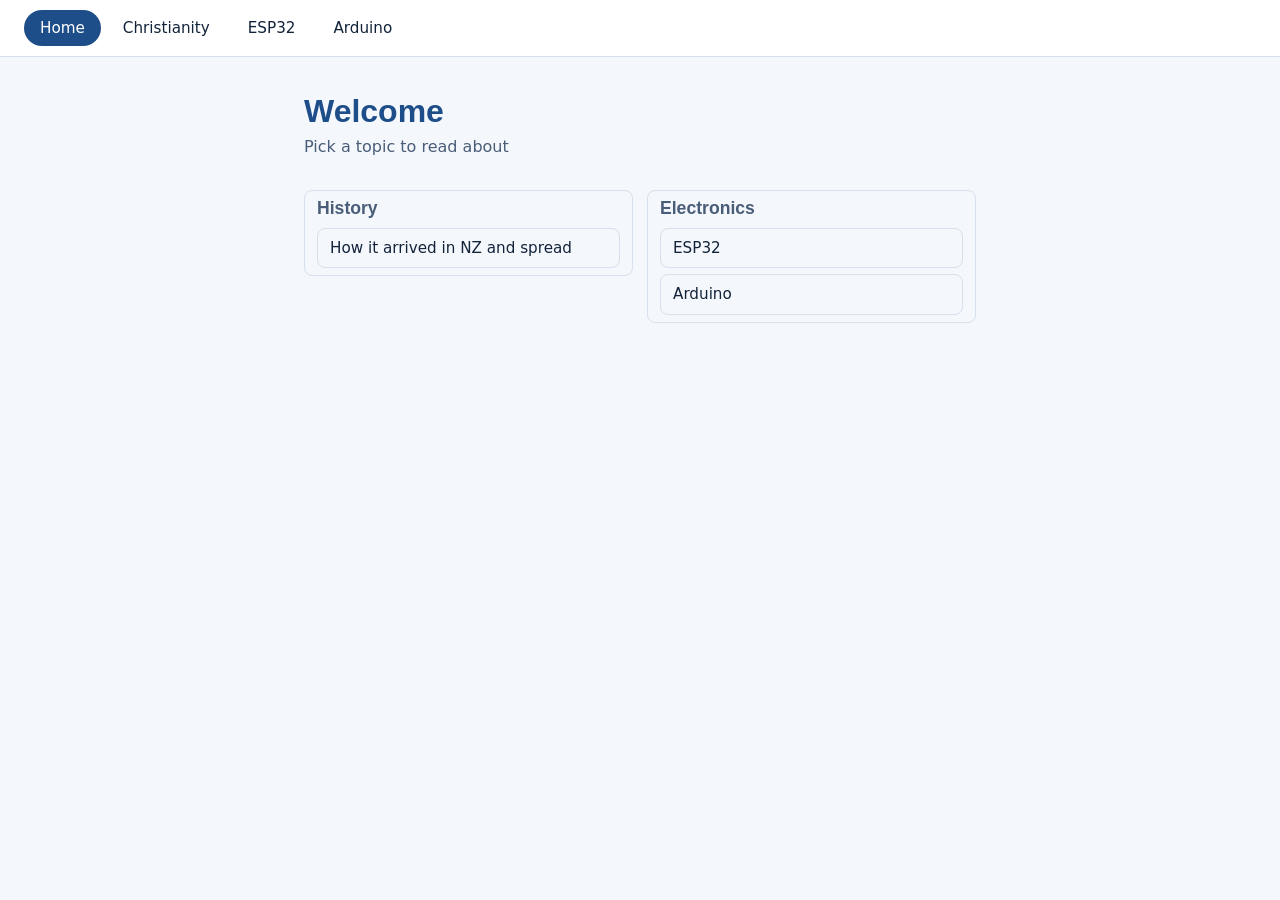
<file: index.html>
<!doctype html>
<html lang="en">
  <head>
    <meta charset="UTF-8" />
    <meta name="viewport" content="width=device-width, initial-scale=1" />
    <title>Exam Central</title>
    <link rel="stylesheet" href="examCentral.css" />
  </head>
  <body>
    <nav class="top" aria-label="Main">
      <a href="index.html" class="this-one" aria-current="page">Home</a>
      <a href="christian.html">Christianity</a>
      <a href="esp32.html">ESP32</a>
      <a href="arduino.html">Arduino</a>
    </nav>

    <main>
      <div class="welcome">
        <h1>Welcome</h1>
        <p>Pick a topic to read about</p>
      </div>

      <div class="topics">
        <div class="card">
          <h2>History</h2>
          <a href="christian.html">How it arrived in NZ and spread</a>
        </div>

        <div class="card">
          <h2>Electronics</h2>
          <a href="esp32.html">ESP32</a>
          <a href="arduino.html">Arduino</a>
        </div>
      </div>
    </main>
  </body>
</html>
</file>
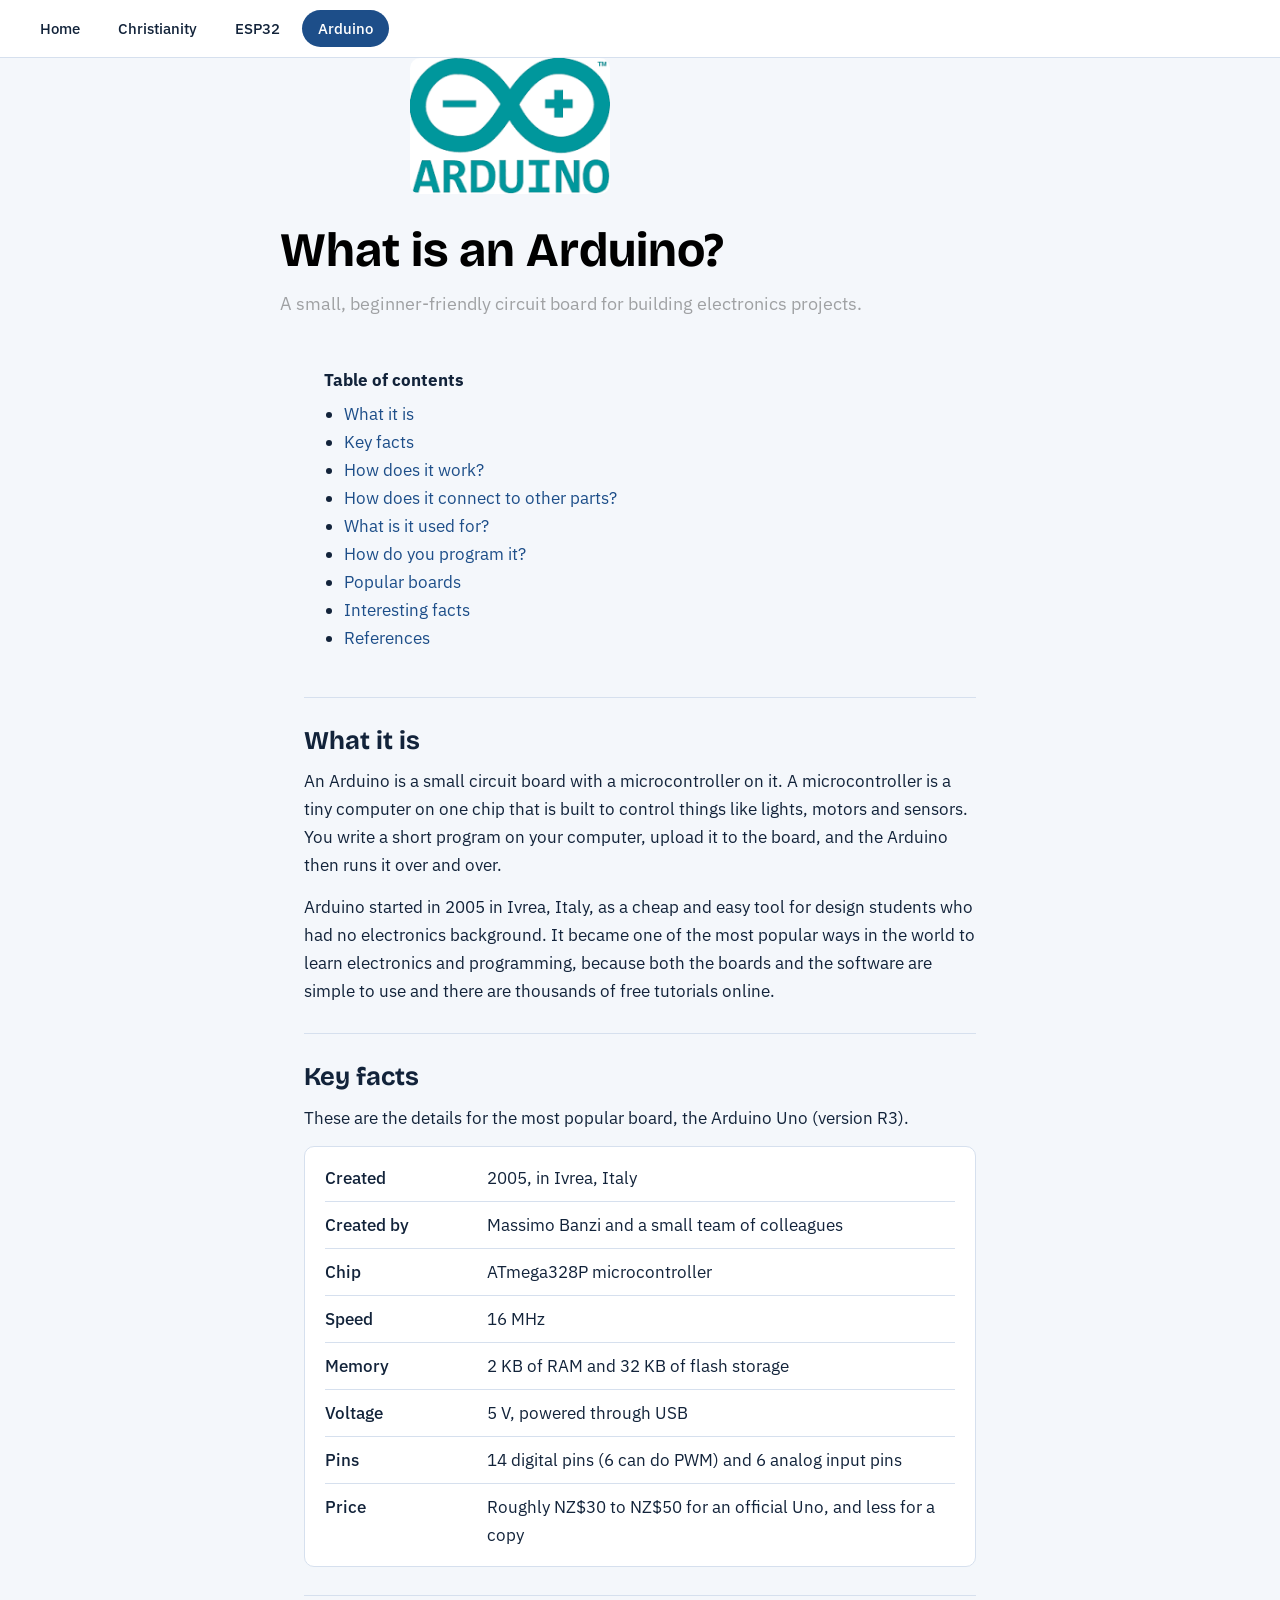
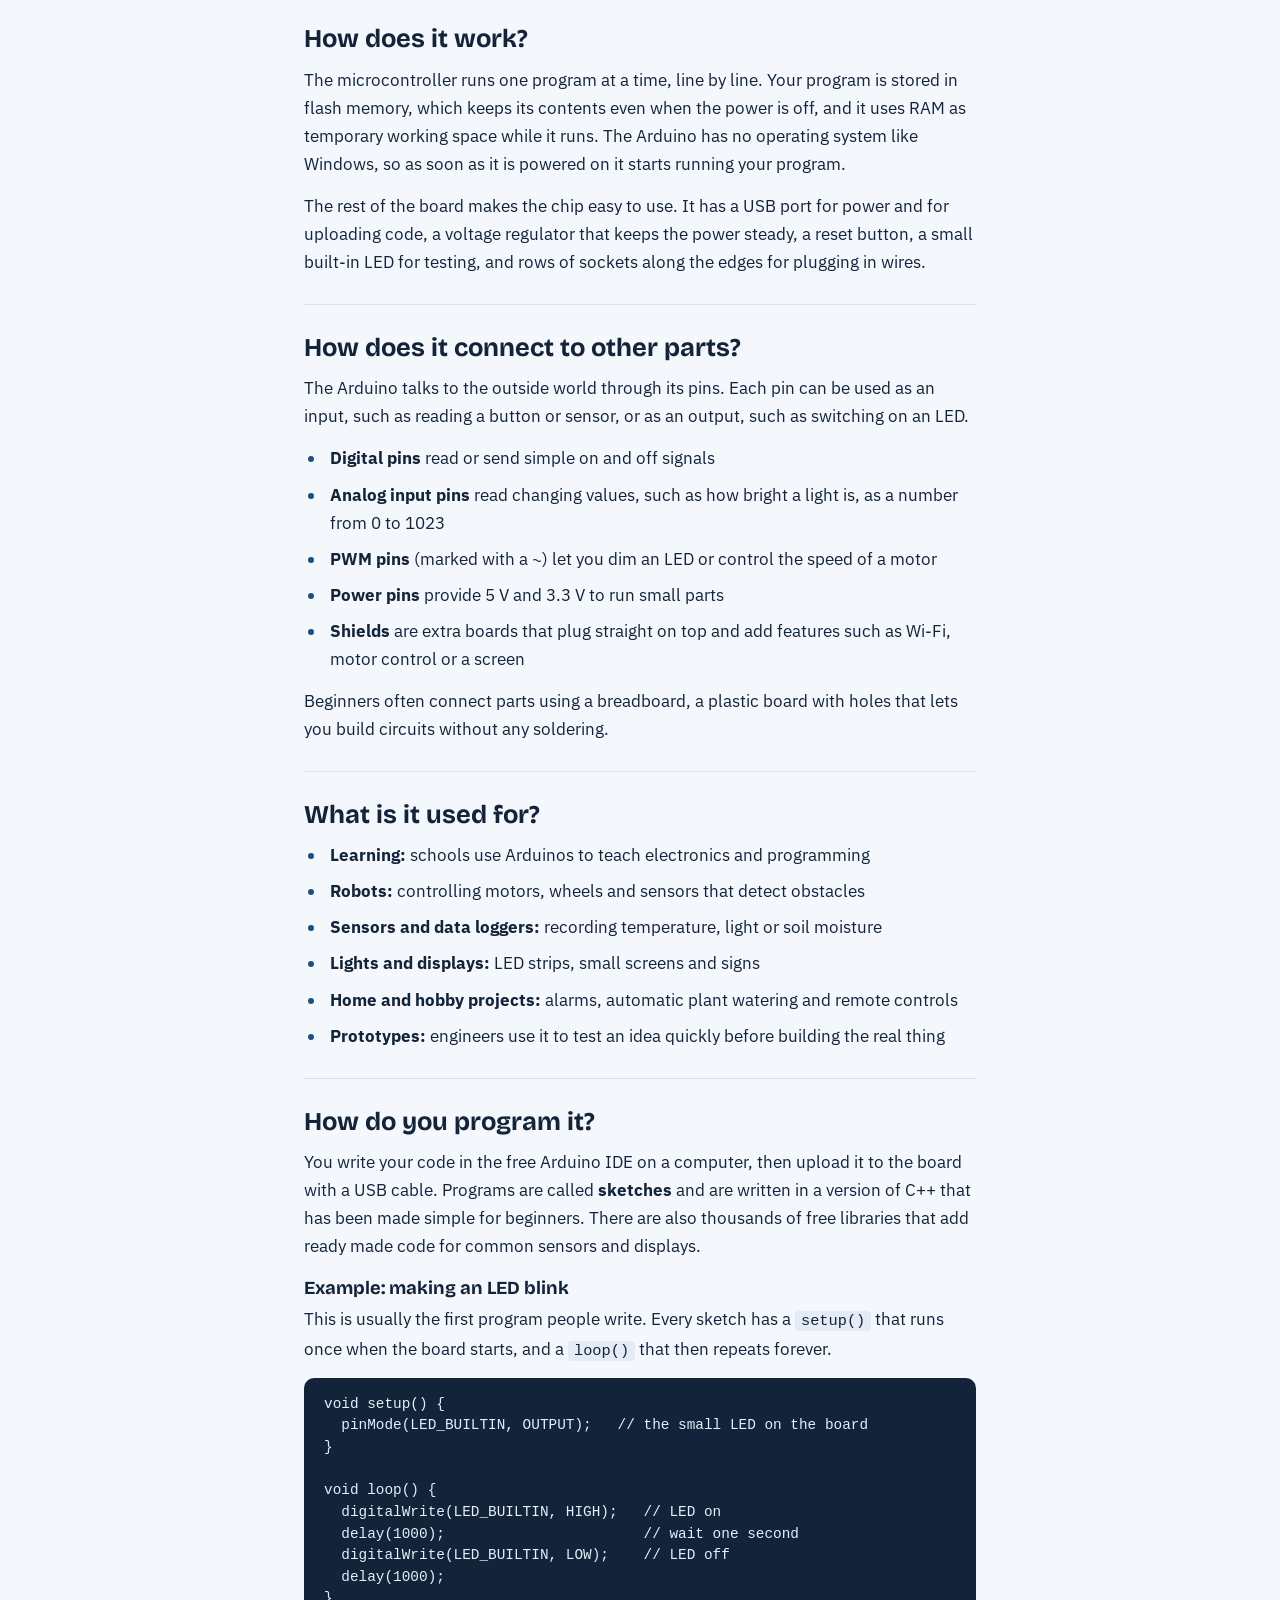
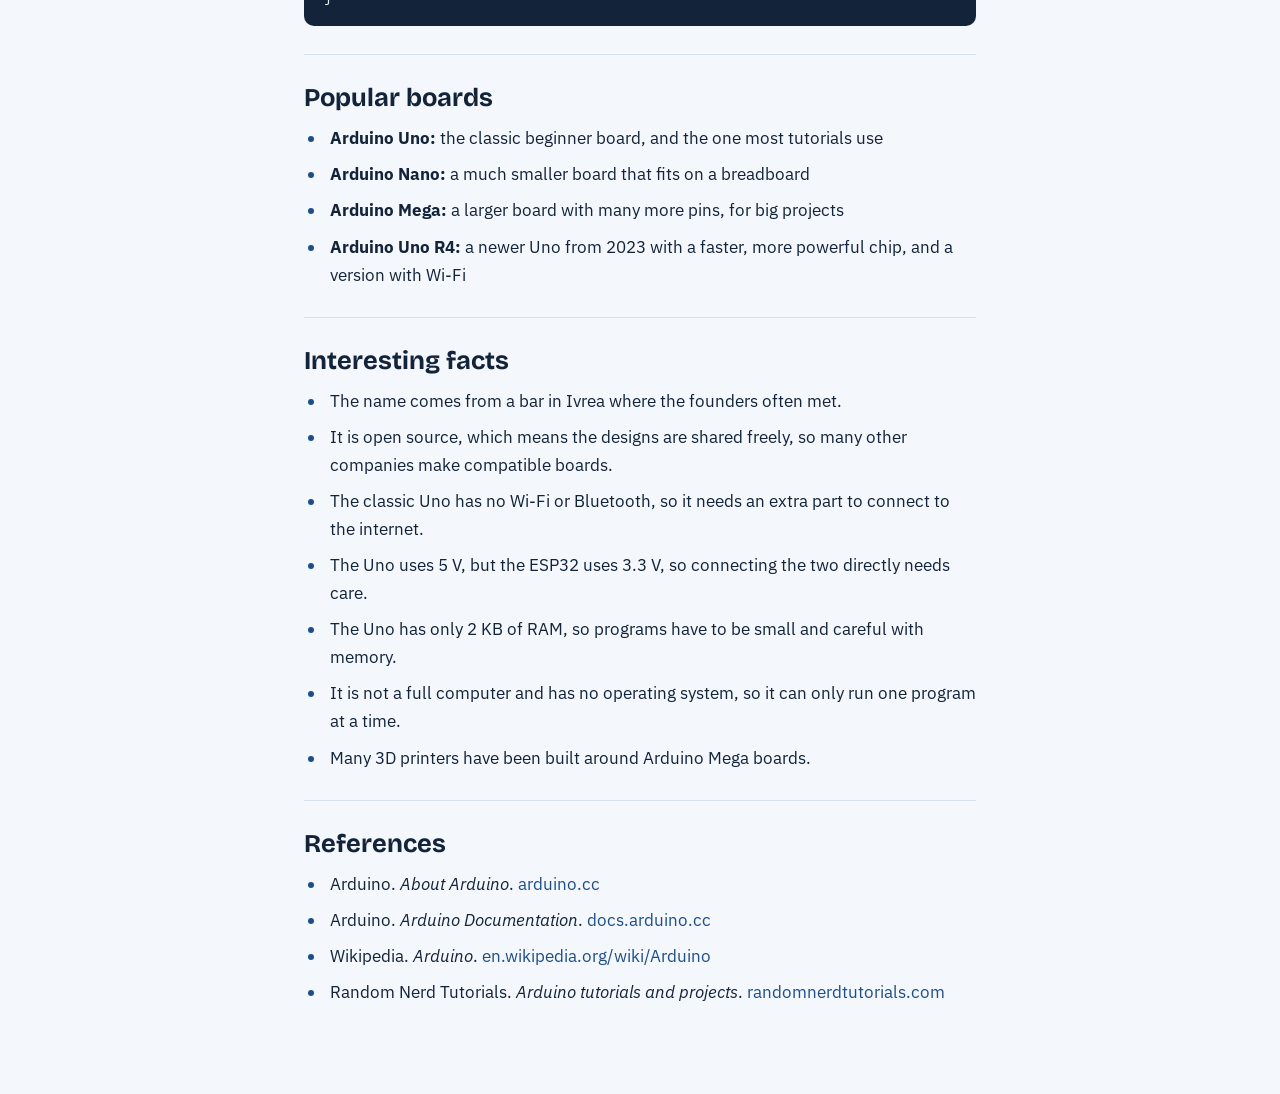
<file: arduino.html>
<!doctype html>
<html lang="en">
  <head>
    <meta charset="UTF-8" />
    <meta name="viewport" content="width=device-width, initial-scale=1" />
    <title>Arduino</title>
    <link rel="stylesheet" href="arduino.css" />
    <link rel="preconnect" href="https://fonts.googleapis.com" />
    <link rel="preconnect" href="https://fonts.gstatic.com" crossorigin />
    <link
      href="https://fonts.googleapis.com/css2?family=Bricolage+Grotesque:opsz,wght@12..96,700&family=IBM+Plex+Sans:wght@400;500&display=swap"
      rel="stylesheet"
    />
  </head>

  <body>
    <nav class="top" aria-label="Main">
      <a href="index.html">Home</a>
      <a href="christian.html">Christianity</a>
      <a href="esp32.html">ESP32</a>
      <a href="arduino.html" class="this-one" aria-current="page">Arduino</a>
    </nav>

    <img
      style="margin: 0px 0px 0px 32%; border-radius: 10px; width: 200px"
      src="/images/arduino.jpg"
      alt="adafruit Logo"
    />

    <div class="title-band">
      <div>
        <h1>What is an Arduino?</h1>
        <p>
          A small, beginner-friendly circuit board for building electronics
          projects.
        </p>
      </div>
    </div>

    <main>
      <div class="contents">
        <strong>Table of contents</strong>
        <ul>
          <li><a href="#what">What it is</a></li>
          <li><a href="#keyfacts">Key facts</a></li>
          <li><a href="#how">How does it work?</a></li>
          <li><a href="#pins">How does it connect to other parts?</a></li>
          <li><a href="#uses">What is it used for?</a></li>
          <li><a href="#programming">How do you program it?</a></li>
          <li><a href="#boards">Popular boards</a></li>
          <li><a href="#facts">Interesting facts</a></li>
          <li><a href="#references">References</a></li>
        </ul>
      </div>

      <section id="what">
        <h2>What it is</h2>

        <!-- Add a photo of an Arduino board here. Remove the comment markers and fill in the details:
      <figure>
        <img src="arduino.jpg" alt="An Arduino Uno board" width="320">
        <figcaption>Image source: where you found it, and its licence</figcaption>
      </figure>
      -->

        <p>
          An Arduino is a small circuit board with a microcontroller on it. A
          microcontroller is a tiny computer on one chip that is built to
          control things like lights, motors and sensors. You write a short
          program on your computer, upload it to the board, and the Arduino then
          runs it over and over.
        </p>
        <p>
          Arduino started in 2005 in Ivrea, Italy, as a cheap and easy tool for
          design students who had no electronics background. It became one of
          the most popular ways in the world to learn electronics and
          programming, because both the boards and the software are simple to
          use and there are thousands of free tutorials online.
        </p>
      </section>

      <section id="keyfacts">
        <h2>Key facts</h2>
        <p>
          These are the details for the most popular board, the Arduino Uno
          (version R3).
        </p>
        <dl class="keyfacts">
          <div>
            <dt>Created</dt>
            <dd>2005, in Ivrea, Italy</dd>
          </div>
          <div>
            <dt>Created by</dt>
            <dd>Massimo Banzi and a small team of colleagues</dd>
          </div>
          <div>
            <dt>Chip</dt>
            <dd>ATmega328P microcontroller</dd>
          </div>
          <div>
            <dt>Speed</dt>
            <dd>16 MHz</dd>
          </div>
          <div>
            <dt>Memory</dt>
            <dd>2 KB of RAM and 32 KB of flash storage</dd>
          </div>
          <div>
            <dt>Voltage</dt>
            <dd>5 V, powered through USB</dd>
          </div>
          <div>
            <dt>Pins</dt>
            <dd>14 digital pins (6 can do PWM) and 6 analog input pins</dd>
          </div>
          <div>
            <dt>Price</dt>
            <dd>
              Roughly NZ$30 to NZ$50 for an official Uno, and less for a copy
            </dd>
          </div>
        </dl>
      </section>

      <section id="how">
        <h2>How does it work?</h2>
        <p>
          The microcontroller runs one program at a time, line by line. Your
          program is stored in flash memory, which keeps its contents even when
          the power is off, and it uses RAM as temporary working space while it
          runs. The Arduino has no operating system like Windows, so as soon as
          it is powered on it starts running your program.
        </p>
        <p>
          The rest of the board makes the chip easy to use. It has a USB port
          for power and for uploading code, a voltage regulator that keeps the
          power steady, a reset button, a small built-in LED for testing, and
          rows of sockets along the edges for plugging in wires.
        </p>
      </section>

      <section id="pins">
        <h2>How does it connect to other parts?</h2>
        <p>
          The Arduino talks to the outside world through its pins. Each pin can
          be used as an input, such as reading a button or sensor, or as an
          output, such as switching on an LED.
        </p>
        <ul class="plain">
          <li><b>Digital pins</b> read or send simple on and off signals</li>
          <li>
            <b>Analog input pins</b> read changing values, such as how bright a
            light is, as a number from 0 to 1023
          </li>
          <li>
            <b>PWM pins</b> (marked with a ~) let you dim an LED or control the
            speed of a motor
          </li>
          <li><b>Power pins</b> provide 5 V and 3.3 V to run small parts</li>
          <li>
            <b>Shields</b> are extra boards that plug straight on top and add
            features such as Wi-Fi, motor control or a screen
          </li>
        </ul>
        <p>
          Beginners often connect parts using a breadboard, a plastic board with
          holes that lets you build circuits without any soldering.
        </p>
      </section>

      <section id="uses">
        <h2>What is it used for?</h2>
        <ul class="plain">
          <li>
            <b>Learning:</b> schools use Arduinos to teach electronics and
            programming
          </li>
          <li>
            <b>Robots:</b> controlling motors, wheels and sensors that detect
            obstacles
          </li>
          <li>
            <b>Sensors and data loggers:</b> recording temperature, light or
            soil moisture
          </li>
          <li>
            <b>Lights and displays:</b> LED strips, small screens and signs
          </li>
          <li>
            <b>Home and hobby projects:</b> alarms, automatic plant watering and
            remote controls
          </li>
          <li>
            <b>Prototypes:</b> engineers use it to test an idea quickly before
            building the real thing
          </li>
        </ul>
      </section>

      <section id="programming">
        <h2>How do you program it?</h2>
        <p>
          You write your code in the free Arduino IDE on a computer, then upload
          it to the board with a USB cable. Programs are called
          <b>sketches</b> and are written in a version of C++ that has been made
          simple for beginners. There are also thousands of free libraries that
          add ready made code for common sensors and displays.
        </p>

        <h3>Example: making an LED blink</h3>
        <p>
          This is usually the first program people write. Every sketch has a
          <code>setup()</code> that runs once when the board starts, and a
          <code>loop()</code> that then repeats forever.
        </p>
        <pre><code>void setup() {
  pinMode(LED_BUILTIN, OUTPUT);   // the small LED on the board
}

void loop() {
  digitalWrite(LED_BUILTIN, HIGH);   // LED on
  delay(1000);                       // wait one second
  digitalWrite(LED_BUILTIN, LOW);    // LED off
  delay(1000);
}</code></pre>
      </section>

      <section id="boards">
        <h2>Popular boards</h2>
        <ul class="plain">
          <li>
            <b>Arduino Uno:</b> the classic beginner board, and the one most
            tutorials use
          </li>
          <li>
            <b>Arduino Nano:</b> a much smaller board that fits on a breadboard
          </li>
          <li>
            <b>Arduino Mega:</b> a larger board with many more pins, for big
            projects
          </li>
          <li>
            <b>Arduino Uno R4:</b> a newer Uno from 2023 with a faster, more
            powerful chip, and a version with Wi-Fi
          </li>
        </ul>
      </section>

      <section id="facts">
        <h2>Interesting facts</h2>
        <ul class="plain">
          <li>
            The name comes from a bar in Ivrea where the founders often met.
          </li>
          <li>
            It is open source, which means the designs are shared freely, so
            many other companies make compatible boards.
          </li>
          <li>
            The classic Uno has no Wi-Fi or Bluetooth, so it needs an extra part
            to connect to the internet.
          </li>
          <li>
            The Uno uses 5 V, but the ESP32 uses 3.3 V, so connecting the two
            directly needs care.
          </li>
          <li>
            The Uno has only 2 KB of RAM, so programs have to be small and
            careful with memory.
          </li>
          <li>
            It is not a full computer and has no operating system, so it can
            only run one program at a time.
          </li>
          <li>Many 3D printers have been built around Arduino Mega boards.</li>
        </ul>
      </section>

      <section id="references">
        <h2>References</h2>
        <ul class="plain">
          <li>
            Arduino. <i>About Arduino</i>.
            <a href="https://www.arduino.cc">arduino.cc</a>
          </li>
          <li>
            Arduino. <i>Arduino Documentation</i>.
            <a href="https://docs.arduino.cc">docs.arduino.cc</a>
          </li>
          <li>
            Wikipedia. <i>Arduino</i>.
            <a href="https://en.wikipedia.org/wiki/Arduino"
              >en.wikipedia.org/wiki/Arduino</a
            >
          </li>
          <li>
            Random Nerd Tutorials. <i>Arduino tutorials and projects</i>.
            <a href="https://randomnerdtutorials.com"
              >randomnerdtutorials.com</a
            >
          </li>
        </ul>
      </section>
    </main>
  </body>
</html>
</file>
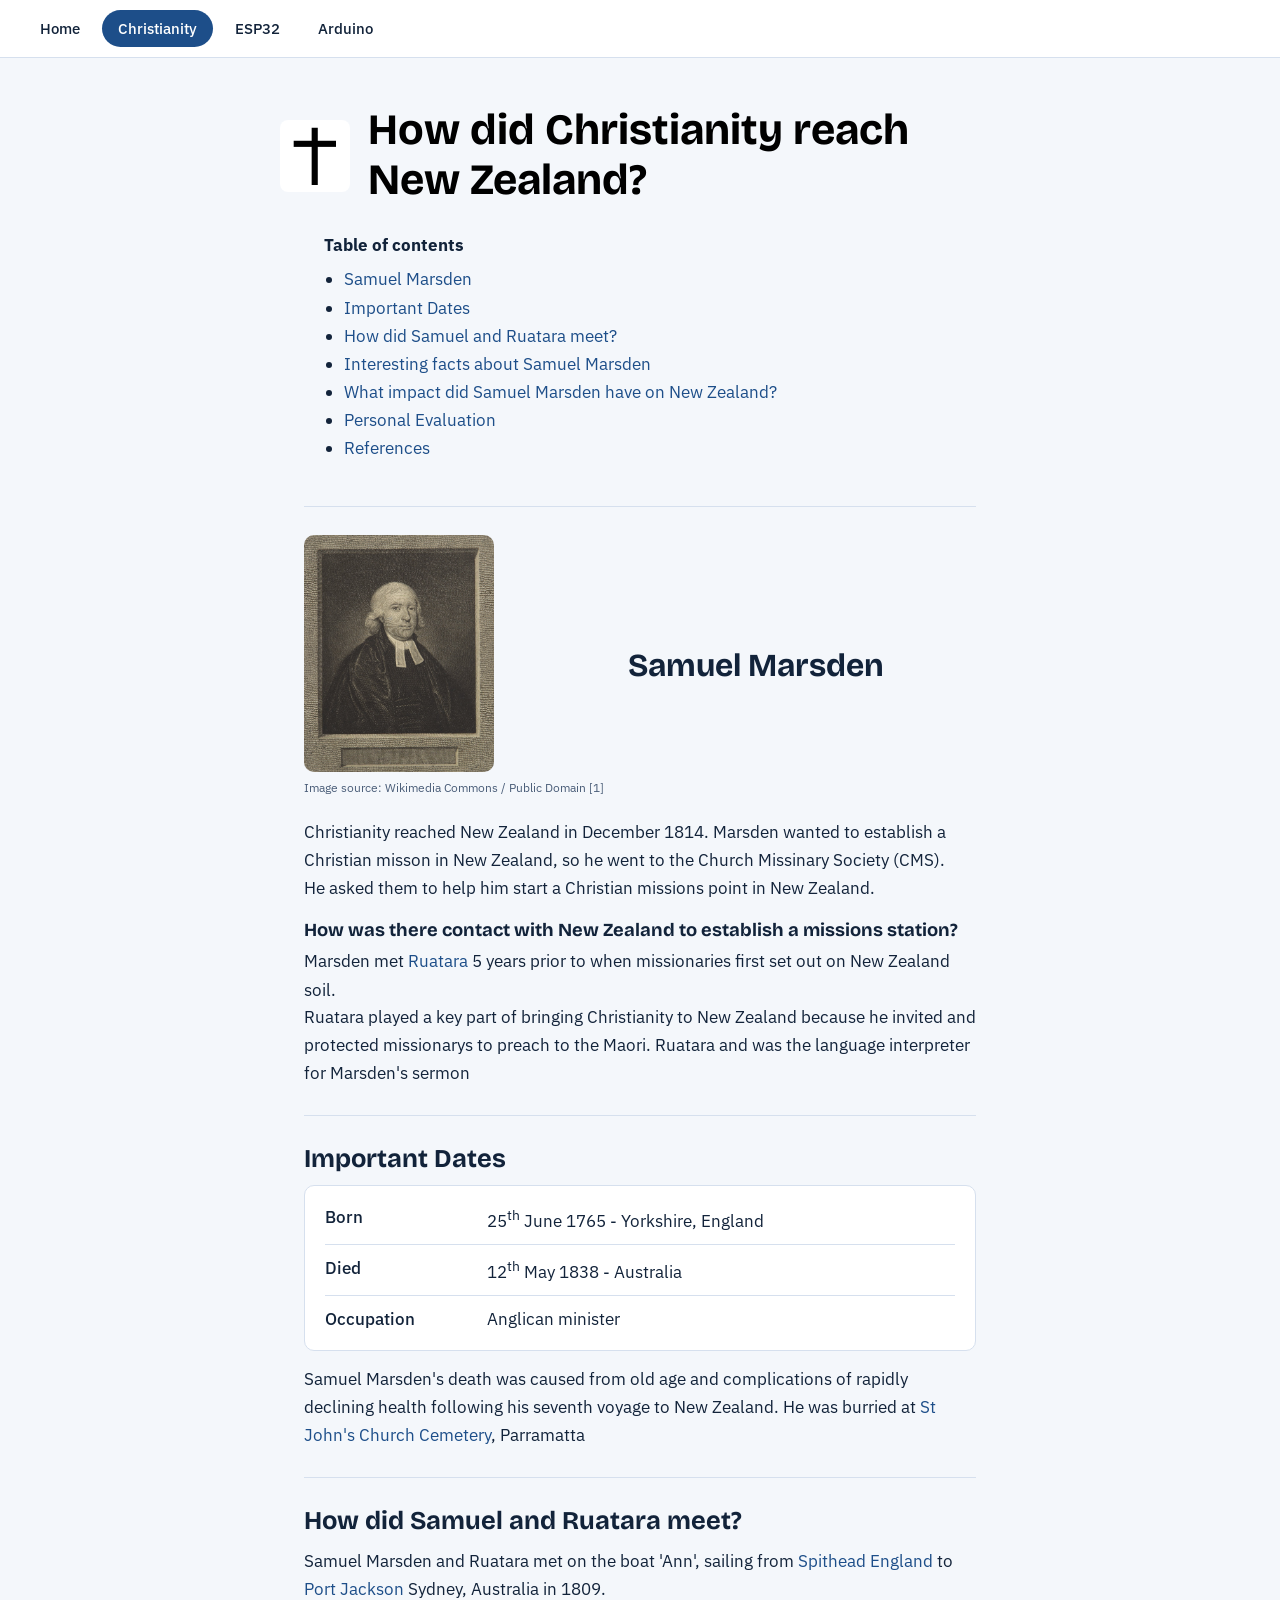
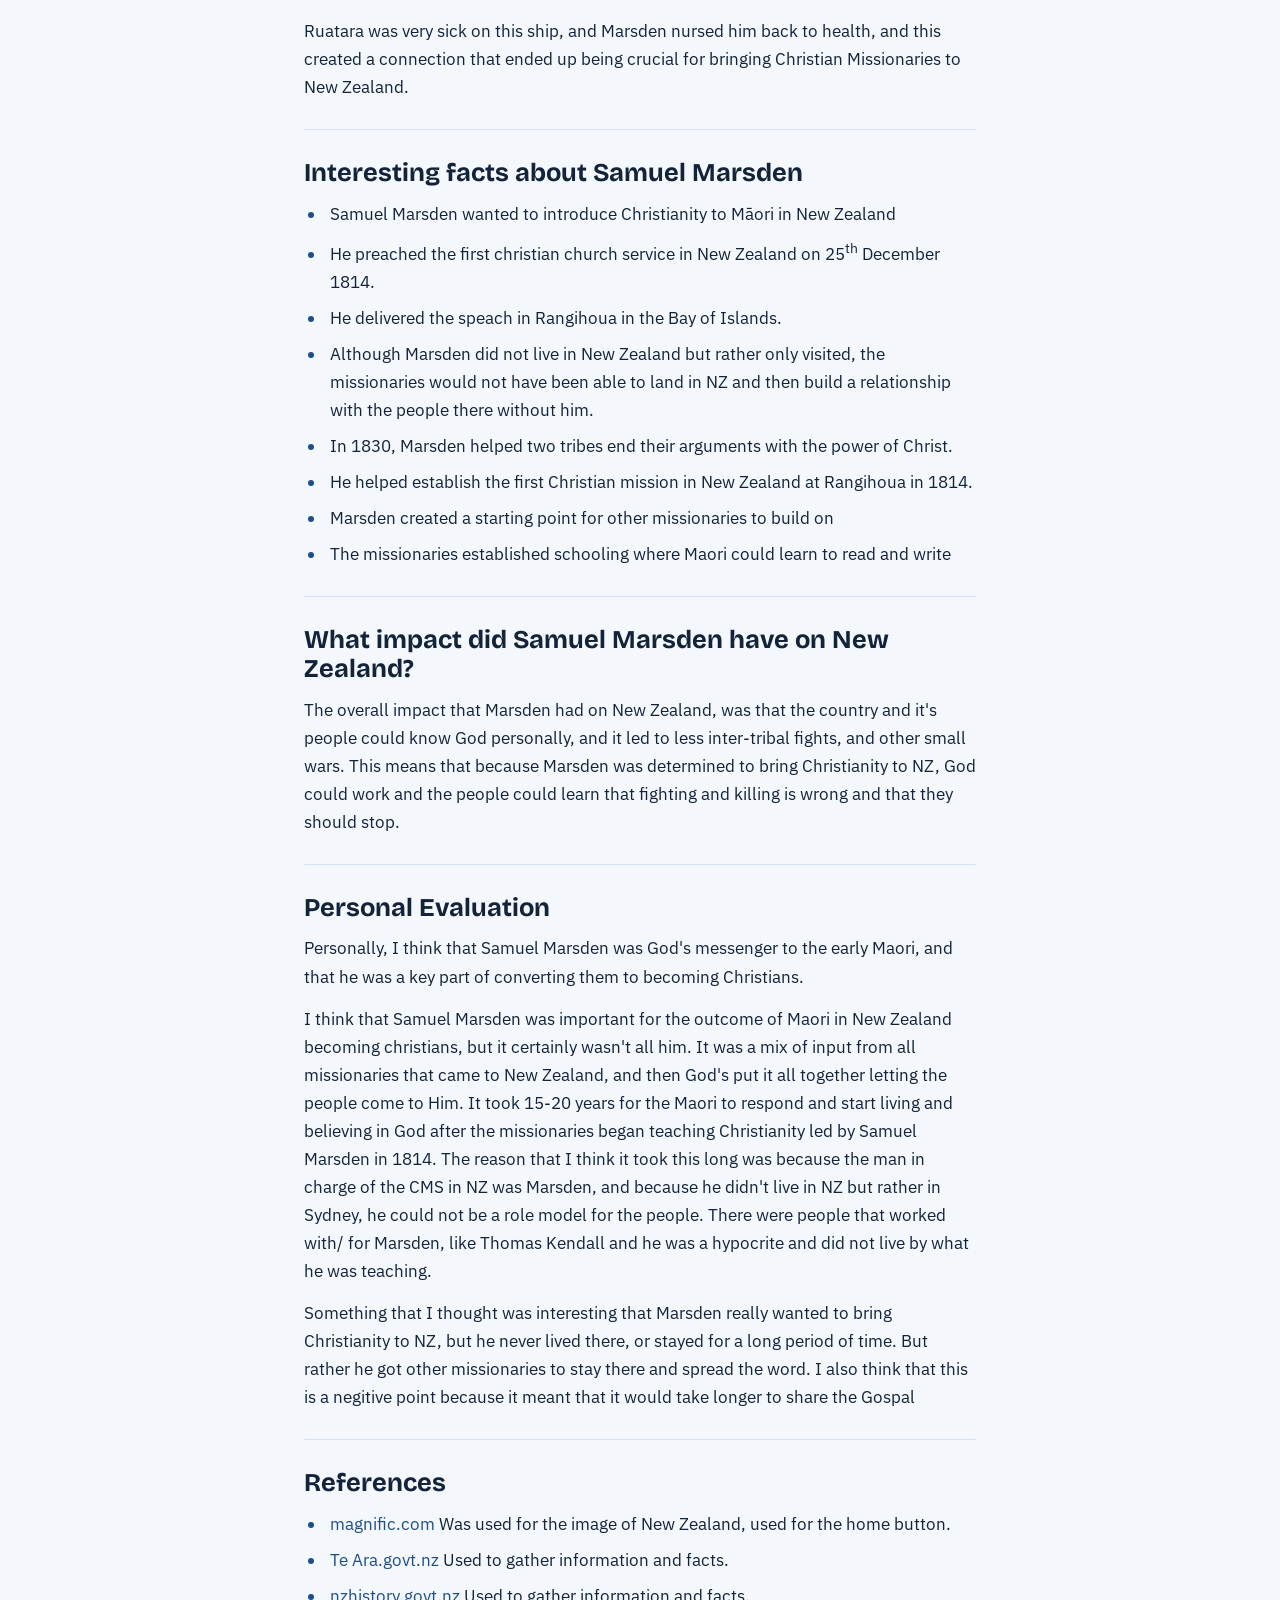
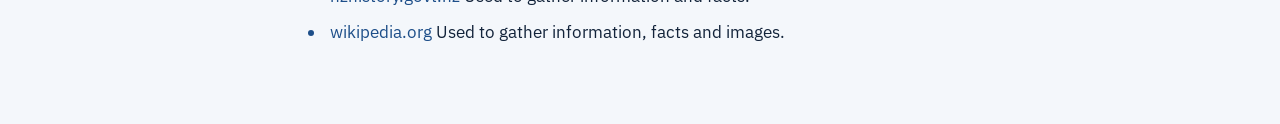
<file: christian.html>
<!doctype html>
<html lang="en">
  <head>
    <meta charset="UTF-8" />
    <meta name="viewport" content="width=device-width, initial-scale=1" />
    <title>Christianity to New Zealand</title>
    <link rel="icon" href="images/paintCross.png" />
    <link rel="stylesheet" href="christian.css" />
    <link rel="preconnect" href="https://fonts.googleapis.com" />
    <link rel="preconnect" href="https://fonts.gstatic.com" crossorigin />
    <link
      href="https://fonts.googleapis.com/css2?family=Bricolage+Grotesque:opsz,wght@12..96,700&family=IBM+Plex+Sans:wght@400;500&display=swap"
      rel="stylesheet"
    />
  </head>

  <body>
    <nav class="top" aria-label="Main">
      <a href="index.html">Home</a>
      <a href="christian.html" class="this-one" aria-current="page"
        >Christianity</a
      >
      <a href="esp32.html">ESP32</a>
      <a href="arduino.html">Arduino</a>
    </nav>

    <div class="title-band">
      <div class="inner">
        <img style="width: 70px" src="images/paintCross.png" alt="Cross" />
        <h1>How did Christianity reach New Zealand?</h1>
      </div>
    </div>

    <main>
      <div class="contents">
        <strong>Table of contents</strong>
        <ul>
          <li><a href="#marsden">Samuel Marsden</a></li>
          <li><a href="#importantDates">Important Dates</a></li>
          <li><a href="#howTheyMet">How did Samuel and Ruatara meet?</a></li>
          <li><a href="#facts">Interesting facts about Samuel Marsden</a></li>
          <li>
            <a href="#impactHeHadOnNZ"
              >What impact did Samuel Marsden have on New Zealand?</a
            >
          </li>
          <li><a href="#personalEvaluation">Personal Evaluation</a></li>
          <li><a href="#references">References</a></li>
        </ul>
      </div>

      <section id="marsden">
        <div class="person">
          <figure>
            <img src="images/samuelMarsdenFree.jpg" alt="Samuel Marsden" />
            <figcaption>
              Image source: Wikimedia Commons / Public Domain [1]
            </figcaption>
          </figure>
          <h2>Samuel Marsden</h2>
        </div>

        <p>
          Christianity reached New Zealand in December 1814. Marsden wanted to
          establish a Christian misson in New Zealand, so he went to the Church
          Missinary Society (CMS). <br />
          He asked them to help him start a Christian missions point in New
          Zealand.
        </p>

        <h3>
          How was there contact with New Zealand to establish a missions
          station?
        </h3>
        <p style="margin-bottom: -1px">
          Marsden met
          <a title="Click to learn more about Ruatara" href="#howTheyMet"
            >Ruatara</a
          >
          5 years prior to when missionaries first set out on New Zealand soil.
        </p>
        <p>
          Ruatara played a key part of bringing Christianity to New Zealand
          because he invited and protected missionarys to preach to the Maori.
          Ruatara and was the language interpreter for Marsden's sermon
        </p>
      </section>

      <section id="importantDates">
        <h2>Important Dates</h2>
        <dl class="keyfacts">
          <div>
            <dt>Born</dt>
            <dd>25<sup>th</sup> June 1765 - Yorkshire, England</dd>
          </div>
          <div>
            <dt>Died</dt>
            <dd>12<sup>th</sup> May 1838 - Australia</dd>
          </div>
          <div>
            <dt>Occupation</dt>
            <dd>Anglican minister</dd>
          </div>
        </dl>
        <p>
          Samuel Marsden's death was caused from old age and complications of
          rapidly declining health following his seventh voyage to New Zealand.
          He was burried at
          <a
            target="_blank"
            rel="noopener"
            href="https://maps.app.goo.gl/6n24ndjyc6yRdL857"
            >St John's Church Cemetery</a
          >, Parramatta
        </p>
      </section>

      <section id="howTheyMet">
        <h2>How did Samuel and Ruatara meet?</h2>
        <p>
          Samuel Marsden and Ruatara met on the boat 'Ann', sailing from
          <a
            target="_blank"
            rel="noopener"
            href="https://www.google.com/maps/@50.8293872,-1.117693,13.79z?entry=ttu&g_ep=EgoyMDI2MTAyOC4wIKXMDSoASAFQAw%3D%3D"
            >Spithead England</a
          >
          to
          <a
            target="_blank"
            rel="noopener"
            href="https://www.google.com/maps/place/Port+Jackson+Bay/@-33.8470976,151.2492468,16z/data=!3m1!4b1!4m6!3m5!1s0x6b12ac304e3d1361:0x17072712870ae005!8m2!3d-33.8462182!4d151.2488616!16zL20vMDFyZnlj?entry=ttu&g_ep=EgoyMDI2MTAyOC4wIKXMDSoASAFQAw%3D%3D"
            >Port Jackson</a
          >
          Sydney, Australia in 1809.
        </p>
        <p>
          Ruatara was very sick on this ship, and Marsden nursed him back to
          health, and this created a connection that ended up being crucial for
          bringing Christian Missionaries to New Zealand.
        </p>
      </section>

      <section id="facts">
        <h2>Interesting facts about Samuel Marsden</h2>
        <ul class="plain">
          <li>
            Samuel Marsden wanted to introduce Christianity to Māori in New
            Zealand
          </li>
          <li>
            He preached the first christian church service in New Zealand on
            25<sup>th</sup> December 1814.
          </li>
          <li>He delivered the speach in Rangihoua in the Bay of Islands.</li>
          <li>
            Although Marsden did not live in New Zealand but rather only
            visited, the missionaries would not have been able to land in NZ and
            then build a relationship with the people there without him.
          </li>
          <li>
            In 1830, Marsden helped two tribes end their arguments with the
            power of Christ.
          </li>
          <li>
            He helped establish the first Christian mission in New Zealand at
            Rangihoua in 1814.
          </li>
          <li>
            Marsden created a starting point for other missionaries to build on
          </li>
          <li>
            The missionaries established schooling where Maori could learn to
            read and write
          </li>
        </ul>
      </section>

      <section id="impactHeHadOnNZ">
        <h2>What impact did Samuel Marsden have on New Zealand?</h2>
        <p>
          The overall impact that Marsden had on New Zealand, was that the
          country and it's people could know God personally, and it led to less
          inter-tribal fights, and other small wars. This means that because
          Marsden was determined to bring Christianity to NZ, God could work and
          the people could learn that fighting and killing is wrong and that
          they should stop.
        </p>
      </section>

      <section id="personalEvaluation">
        <h2>Personal Evaluation</h2>
        <p>
          Personally, I think that Samuel Marsden was God's messenger to the
          early Maori, and that he was a key part of converting them to becoming
          Christians.
        </p>
        <p>
          I think that Samuel Marsden was important for the outcome of Maori in
          New Zealand becoming christians, but it certainly wasn't all him. It
          was a mix of input from all missionaries that came to New Zealand, and
          then God's put it all together letting the people come to Him. It took
          15-20 years for the Maori to respond and start living and believing in
          God after the missionaries began teaching Christianity led by Samuel
          Marsden in 1814. The reason that I think it took this long was because
          the man in charge of the CMS in NZ was Marsden, and because he didn't
          live in NZ but rather in Sydney, he could not be a role model for the
          people. There were people that worked with/ for Marsden, like Thomas
          Kendall and he was a hypocrite and did not live by what he was
          teaching.
        </p>
        <p>
          Something that I thought was interesting that Marsden really wanted to
          bring Christianity to NZ, but he never lived there, or stayed for a
          long period of time. But rather he got other missionaries to stay
          there and spread the word. I also think that this is a negitive point
          because it meant that it would take longer to share the Gospal
        </p>
      </section>

      <section id="references">
        <h2>References</h2>
        <ul class="plain">
          <li>
            <a target="_blank" rel="noopener" href="https://magnific.com"
              >magnific.com</a
            >
            Was used for the image of New Zealand, used for the home button.
          </li>
          <li>
            <a
              target="_blank"
              rel="noopener"
              href="https://teara.govt.nz/en/biographies/1m16/marsden-samuel/print?utm"
              >Te Ara.govt.nz</a
            >
            Used to gather information and facts.
          </li>
          <li>
            <a
              target="_blank"
              rel="noopener"
              href="https://nzhistory.govt.nz/culture/missionaries/marsden-and-cms?utm"
              >nzhistory.govt.nz</a
            >
            Used to gather information and facts.
          </li>
          <li>
            <a
              target="_blank"
              rel="noopener"
              href="https://en.wikipedia.org/wiki/Samuel_Marsden"
              >wikipedia.org</a
            >
            Used to gather information, facts and images.
          </li>
        </ul>
      </section>
    </main>
  </body>
</html>
</file>
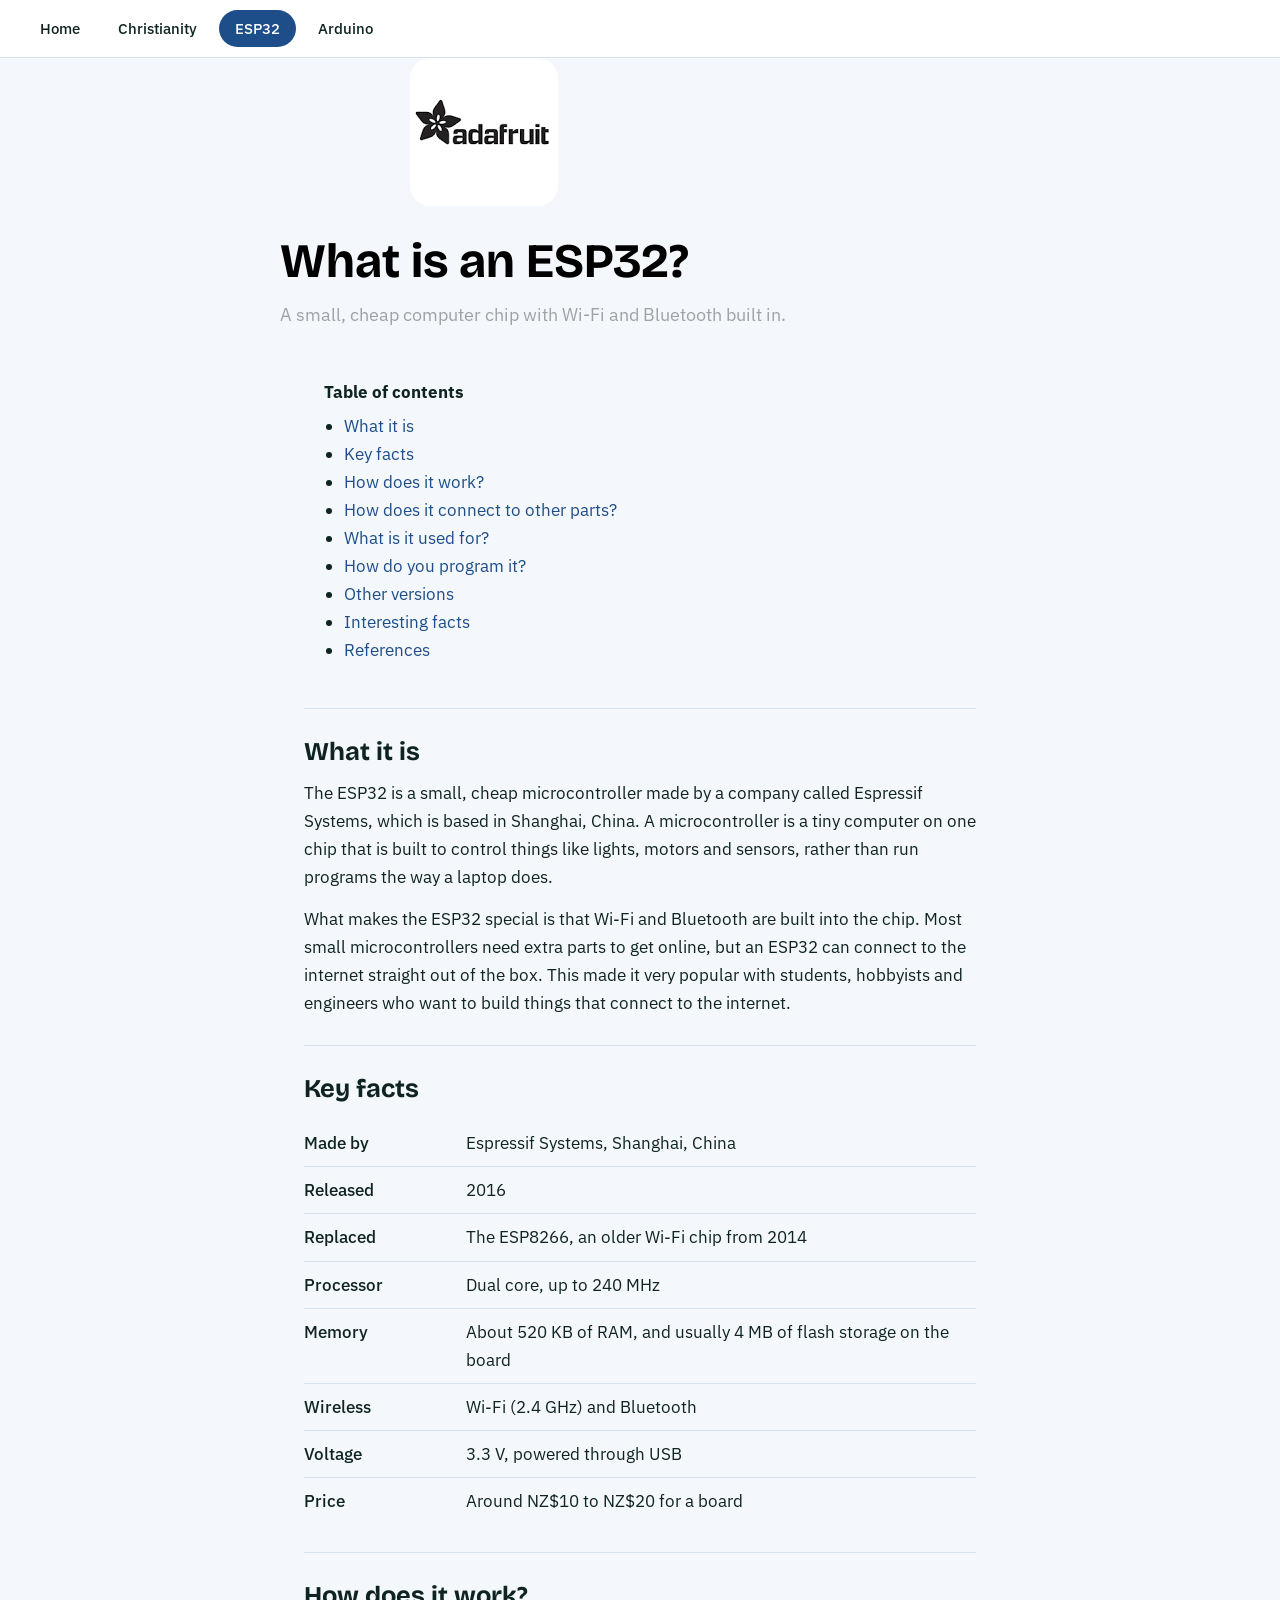
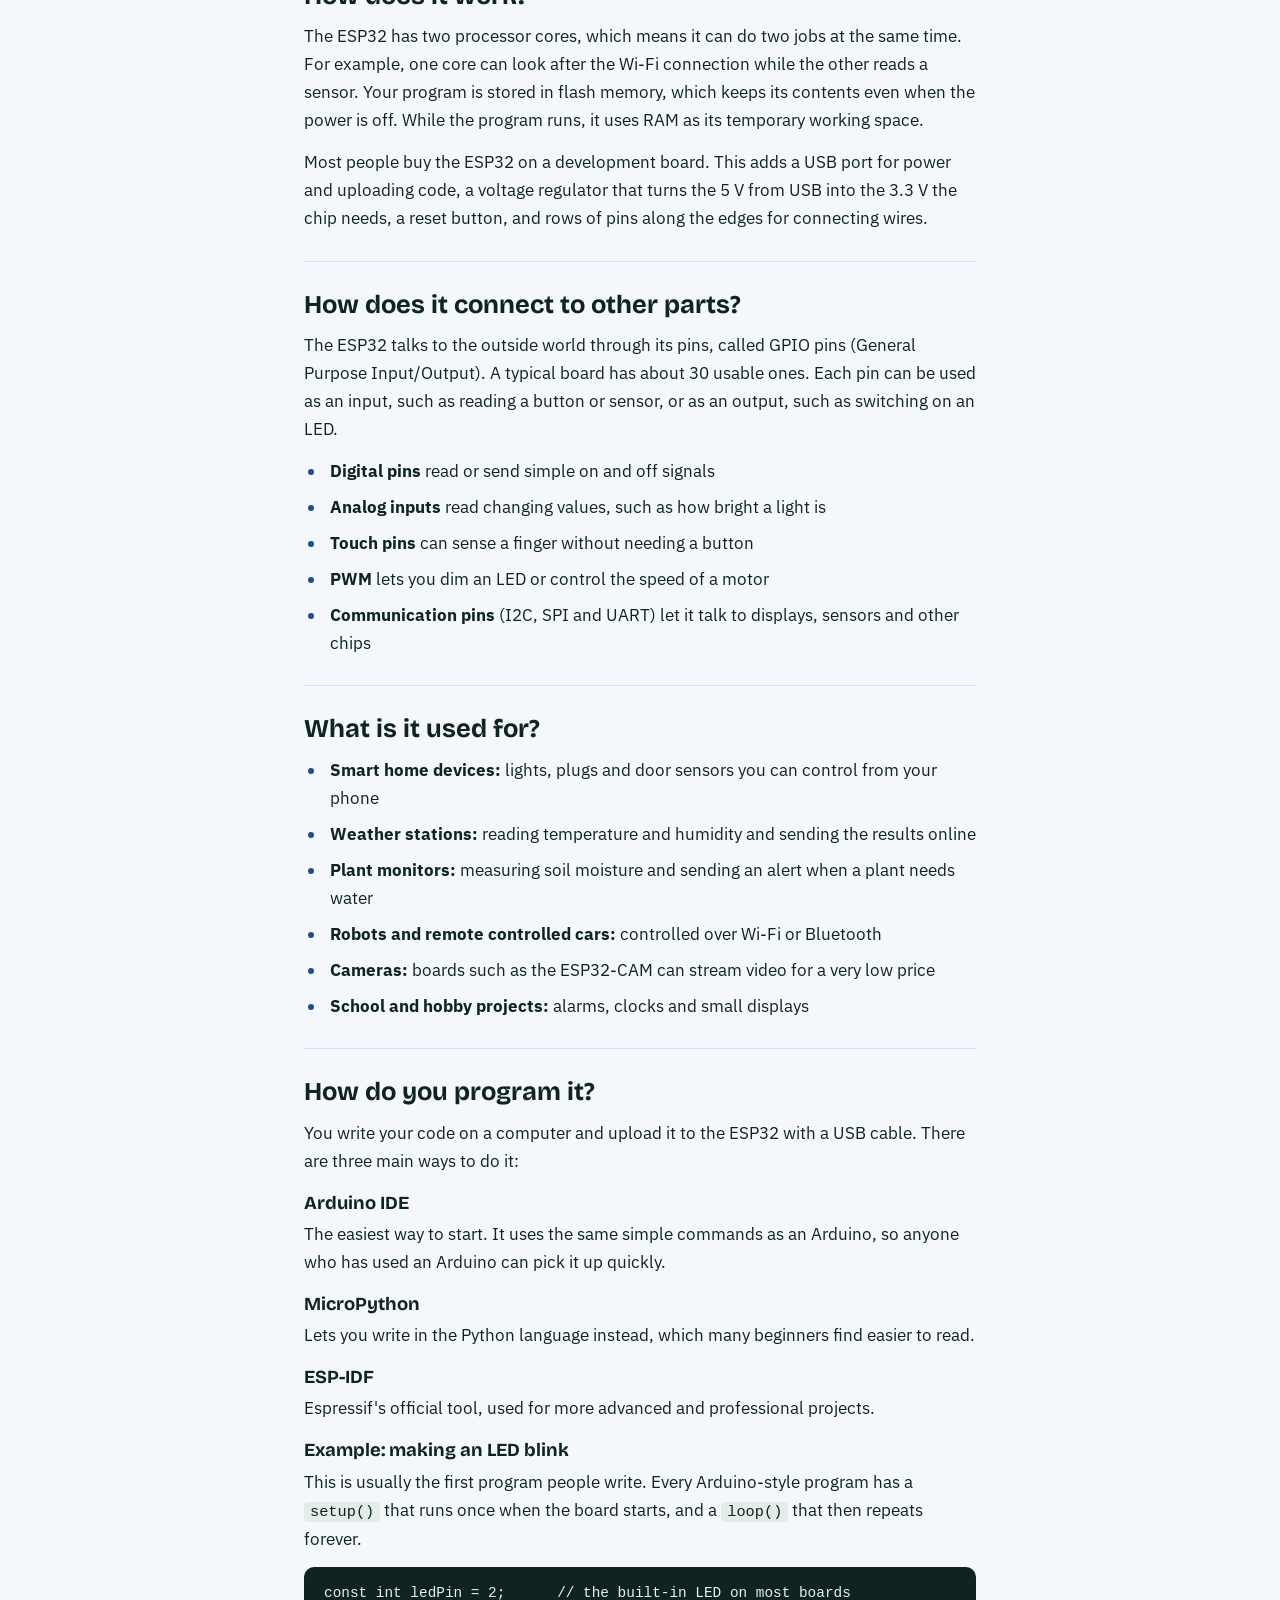
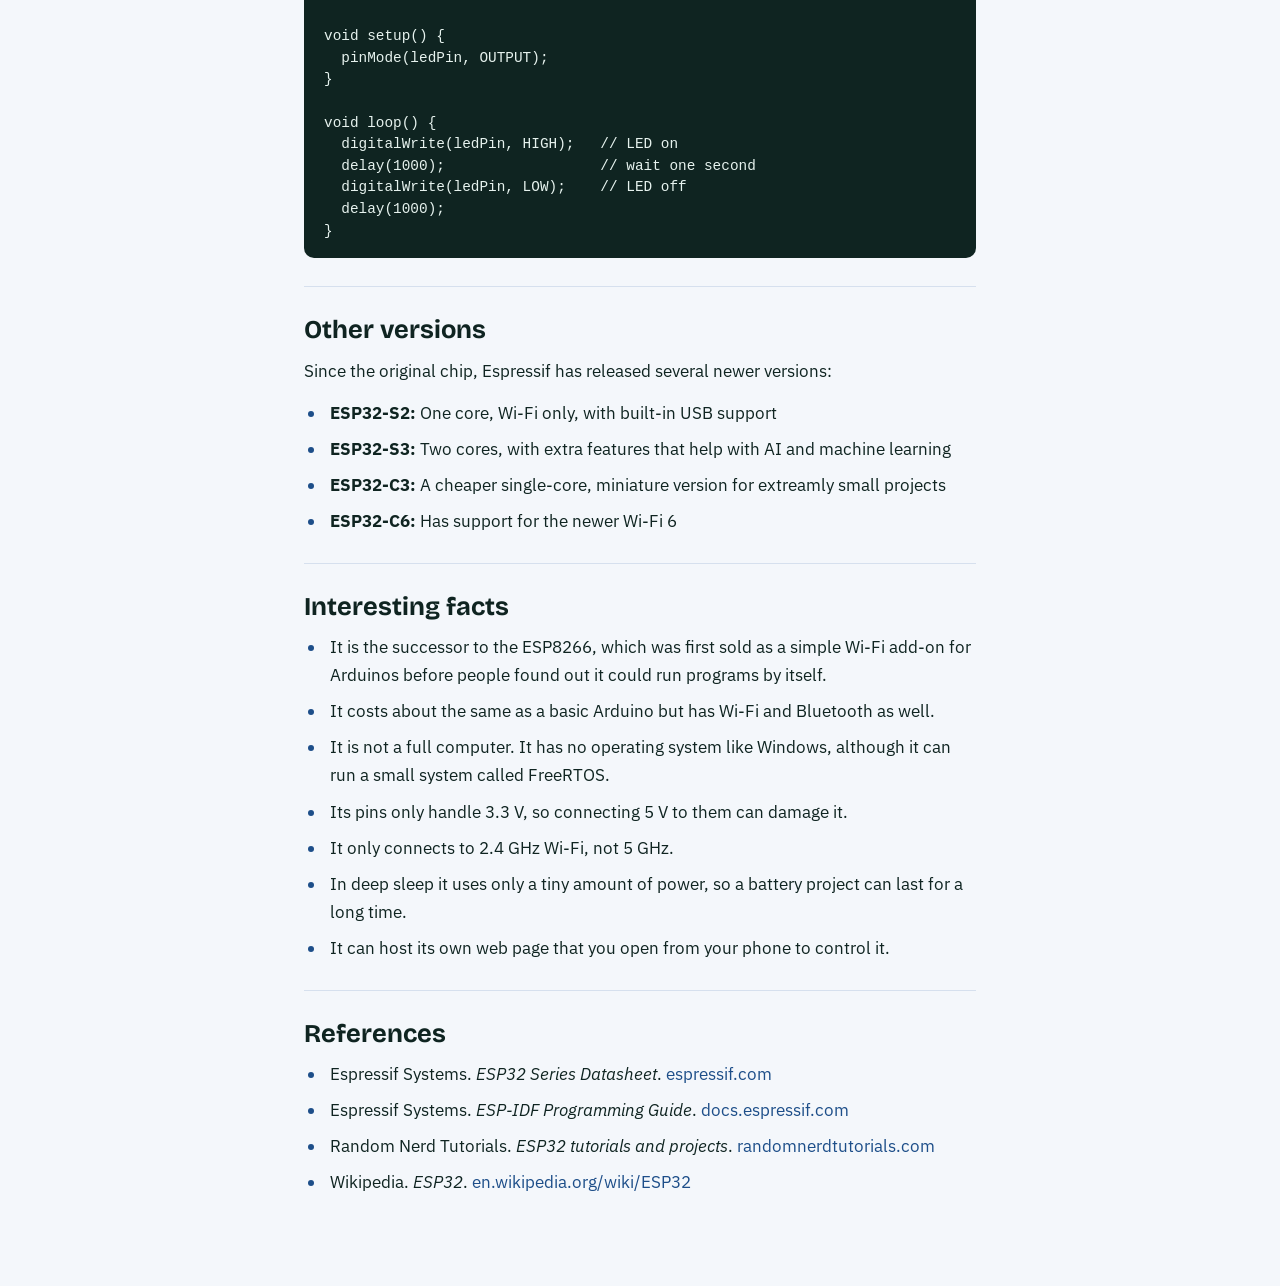
<file: esp32.html>
<!doctype html>
<html lang="en">
  <head>
    <meta charset="UTF-8" />
    <meta name="viewport" content="width=device-width, initial-scale=1.0" />
    <title>ESP32</title>
    <link rel="stylesheet" href="esp32.css" />
    <link rel="preconnect" href="https://fonts.googleapis.com" />
    <link rel="preconnect" href="https://fonts.gstatic.com" crossorigin />
    <link
      href="https://fonts.googleapis.com/css2?family=Bricolage+Grotesque:opsz,wght@12..96,700&family=IBM+Plex+Sans:wght@400;500&display=swap"
      rel="stylesheet"
    />
  </head>

  <body>
    <nav class="top" aria-label="Main">
      <a href="index.html">Home</a>
      <a href="christian.html">Christianity</a>
      <a href="esp32.html" class="this-one" aria-current="page">ESP32</a>
      <a href="arduino.html">Arduino</a>
    </nav>
    <img
      style="margin: 0px 0px 0px 32%; border-radius: 20px"
      src="/images/adafruit.jpg"
      alt="adafruit Logo"
    />
    <div class="title-band">
      <div>
        <h1>What is an ESP32?</h1>
        <p>A small, cheap computer chip with Wi-Fi and Bluetooth built in.</p>
      </div>
    </div>

    <main>
      <div class="contents">
        <strong>Table of contents</strong>
        <ul>
          <li><a href="#what">What it is</a></li>
          <li><a href="#keyfacts">Key facts</a></li>
          <li><a href="#how">How does it work?</a></li>
          <li><a href="#pins">How does it connect to other parts?</a></li>
          <li><a href="#uses">What is it used for?</a></li>
          <li><a href="#programming">How do you program it?</a></li>
          <li><a href="#versions">Other versions</a></li>
          <li><a href="#facts">Interesting facts</a></li>
          <li><a href="#references">References</a></li>
        </ul>
      </div>

      <section id="what">
        <h2>What it is</h2>

        <p>
          The ESP32 is a small, cheap microcontroller made by a company called
          Espressif Systems, which is based in Shanghai, China. A
          microcontroller is a tiny computer on one chip that is built to
          control things like lights, motors and sensors, rather than run
          programs the way a laptop does.
        </p>
        <p>
          What makes the ESP32 special is that Wi-Fi and Bluetooth are built
          into the chip. Most small microcontrollers need extra parts to get
          online, but an ESP32 can connect to the internet straight out of the
          box. This made it very popular with students, hobbyists and engineers
          who want to build things that connect to the internet.
        </p>
      </section>

      <section id="keyfacts">
        <h2>Key facts</h2>
        <dl class="keyfacts">
          <div>
            <dt>Made by</dt>
            <dd>Espressif Systems, Shanghai, China</dd>
          </div>
          <div>
            <dt>Released</dt>
            <dd>2016</dd>
          </div>
          <div>
            <dt>Replaced</dt>
            <dd>The ESP8266, an older Wi-Fi chip from 2014</dd>
          </div>
          <div>
            <dt>Processor</dt>
            <dd>Dual core, up to 240 MHz</dd>
          </div>
          <div>
            <dt>Memory</dt>
            <dd>
              About 520 KB of RAM, and usually 4 MB of flash storage on the
              board
            </dd>
          </div>
          <div>
            <dt>Wireless</dt>
            <dd>Wi-Fi (2.4 GHz) and Bluetooth</dd>
          </div>
          <div>
            <dt>Voltage</dt>
            <dd>3.3 V, powered through USB</dd>
          </div>
          <div>
            <dt>Price</dt>
            <dd>Around NZ$10 to NZ$20 for a board</dd>
          </div>
        </dl>
      </section>

      <section id="how">
        <h2>How does it work?</h2>
        <p>
          The ESP32 has two processor cores, which means it can do two jobs at
          the same time. For example, one core can look after the Wi-Fi
          connection while the other reads a sensor. Your program is stored in
          flash memory, which keeps its contents even when the power is off.
          While the program runs, it uses RAM as its temporary working space.
        </p>
        <p>
          Most people buy the ESP32 on a development board. This adds a USB port
          for power and uploading code, a voltage regulator that turns the 5 V
          from USB into the 3.3 V the chip needs, a reset button, and rows of
          pins along the edges for connecting wires.
        </p>
      </section>

      <section id="pins">
        <h2>How does it connect to other parts?</h2>
        <p>
          The ESP32 talks to the outside world through its pins, called GPIO
          pins (General Purpose Input/Output). A typical board has about 30
          usable ones. Each pin can be used as an input, such as reading a
          button or sensor, or as an output, such as switching on an LED.
        </p>
        <ul class="plain">
          <li><b>Digital pins</b> read or send simple on and off signals</li>
          <li>
            <b>Analog inputs</b> read changing values, such as how bright a
            light is
          </li>
          <li><b>Touch pins</b> can sense a finger without needing a button</li>
          <li>
            <b>PWM</b> lets you dim an LED or control the speed of a motor
          </li>
          <li>
            <b>Communication pins</b> (I2C, SPI and UART) let it talk to
            displays, sensors and other chips
          </li>
        </ul>
      </section>

      <section id="uses">
        <h2>What is it used for?</h2>
        <ul class="plain">
          <li>
            <b>Smart home devices:</b> lights, plugs and door sensors you can
            control from your phone
          </li>
          <li>
            <b>Weather stations:</b> reading temperature and humidity and
            sending the results online
          </li>
          <li>
            <b>Plant monitors:</b> measuring soil moisture and sending an alert
            when a plant needs water
          </li>
          <li>
            <b>Robots and remote controlled cars:</b> controlled over Wi-Fi or
            Bluetooth
          </li>
          <li>
            <b>Cameras:</b> boards such as the ESP32-CAM can stream video for a
            very low price
          </li>
          <li>
            <b>School and hobby projects:</b> alarms, clocks and small displays
          </li>
        </ul>
      </section>

      <section id="programming">
        <h2>How do you program it?</h2>
        <p>
          You write your code on a computer and upload it to the ESP32 with a
          USB cable. There are three main ways to do it:
        </p>
        <h3>Arduino IDE</h3>
        <p>
          The easiest way to start. It uses the same simple commands as an
          Arduino, so anyone who has used an Arduino can pick it up quickly.
        </p>
        <h3>MicroPython</h3>
        <p>
          Lets you write in the Python language instead, which many beginners
          find easier to read.
        </p>
        <h3>ESP-IDF</h3>
        <p>
          Espressif's official tool, used for more advanced and professional
          projects.
        </p>

        <h3>Example: making an LED blink</h3>
        <p>
          This is usually the first program people write. Every Arduino-style
          program has a
          <code>setup()</code> that runs once when the board starts, and a
          <code>loop()</code> that then repeats forever.
        </p>
        <pre><code>const int ledPin = 2;      // the built-in LED on most boards

void setup() {
  pinMode(ledPin, OUTPUT);
}

void loop() {
  digitalWrite(ledPin, HIGH);   // LED on
  delay(1000);                  // wait one second
  digitalWrite(ledPin, LOW);    // LED off
  delay(1000);
}</code></pre>
      </section>

      <section id="versions">
        <h2>Other versions</h2>
        <p>
          Since the original chip, Espressif has released several newer
          versions:
        </p>
        <ul class="plain">
          <li>
            <b>ESP32-S2:</b> One core, Wi-Fi only, with built-in USB support
          </li>
          <li>
            <b>ESP32-S3:</b> Two cores, with extra features that help with AI
            and machine learning
          </li>
          <li>
            <b>ESP32-C3:</b> A cheaper single-core, miniature version for
            extreamly small projects
          </li>
          <li><b>ESP32-C6:</b> Has support for the newer Wi-Fi 6</li>
        </ul>
      </section>

      <section id="facts">
        <h2>Interesting facts</h2>
        <ul class="plain">
          <li>
            It is the successor to the ESP8266, which was first sold as a simple
            Wi-Fi add-on for Arduinos before people found out it could run
            programs by itself.
          </li>
          <li>
            It costs about the same as a basic Arduino but has Wi-Fi and
            Bluetooth as well.
          </li>
          <li>
            It is not a full computer. It has no operating system like Windows,
            although it can run a small system called FreeRTOS.
          </li>
          <li>
            Its pins only handle 3.3 V, so connecting 5 V to them can damage it.
          </li>
          <li>It only connects to 2.4 GHz Wi-Fi, not 5 GHz.</li>
          <li>
            In deep sleep it uses only a tiny amount of power, so a battery
            project can last for a long time.
          </li>
          <li>
            It can host its own web page that you open from your phone to
            control it.
          </li>
        </ul>
      </section>

      <section id="references">
        <h2>References</h2>
        <ul class="plain">
          <li>
            Espressif Systems. <i>ESP32 Series Datasheet</i>.
            <a target="_blank" href="https://www.espressif.com"
              >espressif.com</a
            >
          </li>
          <li>
            Espressif Systems. <i>ESP-IDF Programming Guide</i>.
            <a target="_blank" href="https://docs.espressif.com"
              >docs.espressif.com</a
            >
          </li>
          <li>
            Random Nerd Tutorials. <i>ESP32 tutorials and projects</i>.
            <a target="_blank" href="https://randomnerdtutorials.com"
              >randomnerdtutorials.com</a
            >
          </li>
          <li>
            Wikipedia. <i>ESP32</i>.
            <a target="_blank" href="https://en.wikipedia.org/wiki/ESP32"
              >en.wikipedia.org/wiki/ESP32</a
            >
          </li>
        </ul>
      </section>
    </main>
  </body>
</html>
</file>
<file: examCentral.css>
:root {
      --blue: #1d4e89;
      --ink: #12233a;
      --muted: #4a5d78;
      --paper: #f4f7fb;
      --line: #d6e0ee;
      --gold: #1d4e89;
    }

    * { box-sizing: border-box; }

    body {
      margin: 0;
      background: var(--paper);
      color: var(--ink);
      font-family: "IBM Plex Sans", system-ui, Arial, sans-serif;
      font-size: 16px;
      line-height: 1.6;
    }

    h1, h2 {
      font-family: "Bricolage Grotesque", "IBM Plex Sans", Arial, sans-serif;
      line-height: 1.15;
      margin: 0;
    }

    :focus-visible {
      outline: 3px solid var(--gold);
      outline-offset: 3px;
      border-radius: 6px;
    }

    /* Navigation */
    nav.top {
      display: flex;
      flex-wrap: wrap;
      gap: 6px;
      padding: 10px 24px;
      border-bottom: 1px solid var(--line);
      background: #fff;
      position: sticky;
      top: 0;
      z-index: 10;
    }

    nav.top a {
      color: var(--ink);
      text-decoration: none;
      font-weight: 500;
      font-size: 0.95rem;
      padding: 6px 16px;
      border-radius: 999px;
    }

    nav.top a:hover { background: var(--line); }

    nav.top a.this-one {
      background: var(--blue);
      color: #fff;
    }

    /* Page */
    main {
      max-width: 720px;
      margin: 0 auto;
      padding: 36px 24px 56px;
    }

    .welcome h1 {
      font-size: 2rem;
      color: var(--blue);
    }

    .welcome p {
      margin: 4px 0 24px;
      color: var(--muted);
    }

    .topics {
      display: grid;
      grid-template-columns: repeat(auto-fit, minmax(240px, 1fr));
      gap: 14px;
      align-items: start;
    }

    .card {
      background: #fff;
      border: 1px solid var(--line);
      border-radius: 12px;
      padding: 16px;
    }

    .card h2 {
      font-size: 1.1rem;
      margin-bottom: 10px;
    }

    .card a,
    .card {
      display: block;
      border: 1px solid var(--line);
      border-radius: 8px;
      padding: 7px 12px;
      margin-top: 6px;
      color: var(--ink);
      text-decoration: none;
      font-size: 0.95rem;
    }

    .card a:first-of-type { margin-top: 0; }

    .card a:hover {
      border-color: var(--blue);
      background: var(--paper);
    }

    .card {
      color: var(--muted);
      background: var(--paper);
    }

    .card small {
      font-size: 0.8rem;
      margin-left: 6px;
    }
</file>
<file: arduino.css>
:root {
      --blue: #1d4e89;
      --ink: #12233a;
      --muted: #4a5d78;
      --paper: #f4f7fb;
      --line: #d6e0ee;
      --gold: #1d4e89;
    }

    * { box-sizing: border-box; }

    html { scroll-behavior: smooth; scroll-padding-top: 70px; }

    body {
      margin: 0;
      background: var(--paper);
      color: var(--ink);
      font-family: "IBM Plex Sans", system-ui, Arial, sans-serif;
      font-size: 17px;
      line-height: 1.65;
    }

    h1, h2, h3 {
      font-family: "Bricolage Grotesque", "IBM Plex Sans", Arial, sans-serif;
      line-height: 1.15;
      margin: 0;
    }

    a {
      color: var(--blue); 
      text-decoration: none;
    }

    /* Navigation */
    nav.top {
      display: flex;
      flex-wrap: wrap;
      gap: 6px;
      padding: 10px 24px;
      border-bottom: 1px solid var(--line);
      background: #fff;
      position: sticky;
      top: 0;
      z-index: 10;
    }

    nav.top a {
      color: var(--ink);
      text-decoration: none;
      font-weight: 500;
      font-size: 0.95rem;
      padding: 6px 16px;
      border-radius: 999px;
    }

    nav.top a:hover { background: var(--line); }

    nav.top a.this-one {
      background: var(--blue);
      color: #fff;
    }

    /* Title band */
    .title-band {
      /* background: var(--blue); */
      color: #000000;
      padding: 20px 24px 0px 24px;
    }

    .title-band div {
      max-width: 720px;
      margin: 0 auto;
    }

    .title-band h1 {
      font-size: clamp(2rem, 5vw, 3rem);
      margin-bottom: 10px;
    }

    .title-band p {
      margin: 0;
      font-size: 1.15rem;
      color: #00000059;
    }

    /* Content */
    main {
      max-width: 720px;
      margin: 0 auto;
      padding: 32px 24px 64px;
    }

    .contents {
      padding: 16px 20px;
      margin-bottom: 8px;
    }

    .contents strong { display: block; margin-bottom: 6px; }

    .contents ul {
      margin: 0;
      padding-left: 20px;
    }

    section {
      padding-top: 28px;
      margin-top: 28px;
      border-top: 1px solid var(--line);
    }

    section h2 {
      font-size: 1.6rem;
      margin-bottom: 12px;
    }

    section h3 {
      font-size: 1.15rem;
      margin: 18px 0 6px;
    }

    p { margin: 0 0 14px; }

    ul.plain {
      margin: 0 0 14px;
      padding-left: 22px;
    }

    ul.plain li {
      margin-bottom: 8px;
      padding-left: 4px;
    }

    ul.plain li::marker { color: var(--gold); }

    /* Key facts box */
    dl.keyfacts {
      background: #fff;
      border: 1px solid var(--line);
      border-radius: 10px;
      padding: 8px 20px;
      margin: 0 0 14px;
    }

    dl.keyfacts div {
      display: grid;
      grid-template-columns: 150px 1fr;
      gap: 12px;
      padding: 9px 0;
      border-top: 1px solid var(--line);
    }

    dl.keyfacts div:first-child { border-top: none; }

    dl.keyfacts dt { font-weight: 500; }
    dl.keyfacts dd { margin: 0; }

    /* Code example */
    pre {
      background: #12233a;
      color: #e6eef8;
      padding: 16px 20px;
      border-radius: 10px;
      overflow-x: auto;
      font-size: 0.9rem;
      line-height: 1.5;
      margin: 0 0 14px;
    }

    code {
      font-family: Consolas, "Courier New", monospace;
    }

    p code {
      background: #e4ebf5;
      padding: 1px 6px;
      border-radius: 4px;
      font-size: 0.9em;
    }

    figure {
      margin: 0 0 20px;
    }

    figure img {
      max-width: 100%;
      height: auto;
      border-radius: 10px;
    }

    figcaption {
      font-size: 0.8rem;
      color: var(--muted);
      margin-top: 6px;
    }

    @media (max-width: 600px) {
      dl.keyfacts div { grid-template-columns: 1fr; gap: 2px; }
    }

    @media (prefers-reduced-motion: reduce) {
      html { scroll-behavior: auto; }
    }
</file>
<file: christian.css>
:root {
      --blue: #1d4e89;
      --ink: #12233a;
      --muted: #4a5d78;
      --paper: #f4f7fb;
      --line: #d6e0ee;
      --gold: #1d4e89;
    }

    * { box-sizing: border-box; }

    html { scroll-behavior: smooth; scroll-padding-top: 70px; }

    body {
      margin: 0;
      background: var(--paper);
      color: var(--ink);
      font-family: "IBM Plex Sans", system-ui, Arial, sans-serif;
      font-size: 17px;
      line-height: 1.65;
    }

    h1, h2, h3 {
      font-family: "Bricolage Grotesque", "IBM Plex Sans", Arial, sans-serif;
      line-height: 1.15;
      margin: 0;
    }

    a {
      color: var(--blue); 
      text-decoration: none;
    }

    /* Navigation */
    nav.top {
      display: flex;
      flex-wrap: wrap;
      gap: 6px;
      padding: 10px 24px;
      border-bottom: 1px solid var(--line);
      background: #fff;
      position: sticky;
      top: 0;
      z-index: 10;
    }

    nav.top a {
      color: var(--ink);
      text-decoration: none;
      font-weight: 500;
      font-size: 0.95rem;
      padding: 6px 16px;
      border-radius: 999px;
    }

    nav.top a:hover { background: var(--line); }

    nav.top a.this-one {
      background: var(--blue);
      color: #fff;
    }

    /* Title band */
    .title-band {
      color: black;
      padding: 48px 24px 0px 24px;
    }

    .title-band .inner {
      max-width: 720px;
      margin: 0 auto;
      display: flex;
      align-items: center;
      gap: 18px;
    }

    .title-band img {
      width: 48px;
      height: auto;
      background: #fff;
      border-radius: 8px;
      padding: 3px;
      flex-shrink: 0;
    }

    .title-band h1 {
      font-size: clamp(1.8rem, 4.5vw, 2.7rem);
    }

    /* Content */
    main {
      max-width: 720px;
      margin: 0 auto;
      padding: 10px 24px 64px;
    }

    .contents {
      padding: 16px 20px;
      margin-bottom: 8px;
    }

    .contents strong { display: block; margin-bottom: 6px; }

    .contents ul {
      margin: 0;
      padding-left: 20px;
    }

    section {
      padding-top: 28px;
      margin-top: 28px;
      border-top: 1px solid var(--line);
    }

    section h2 {
      font-size: 1.6rem;
      margin-bottom: 12px;
    }

    section h3 {
      font-size: 1.15rem;
      margin: 18px 0 6px;
    }

    p { margin: 0 0 14px; }

    ul.plain {
      margin: 0 0 14px;
      padding-left: 22px;
    }

    ul.plain li {
      margin-bottom: 8px;
      padding-left: 4px;
    }

    ul.plain li::marker { color: var(--gold); }

    /* Portrait next to the name */
    .person {
      display: flex;
      align-items: center;
      gap: 24px;
      margin-bottom: 20px;
    }

    .person figure { margin: 0; }

    .person img {
      display: block;
      width: 190px;
      max-width: 100%;
      height: auto;
      border-radius: 10px;
    }

    .person figcaption {
      font-size: 0.75rem;
      color: var(--muted);
      margin-top: 6px;
    }

    .person h2 {
      font-size: 2rem;
      margin: 0;
    }

    /* Key facts box */
    dl.keyfacts {
      background: #fff;
      border: 1px solid var(--line);
      border-radius: 10px;
      padding: 8px 20px;
      margin: 0 0 14px;
    }

    dl.keyfacts div {
      display: grid;
      grid-template-columns: 150px 1fr;
      gap: 12px;
      padding: 9px 0;
      border-top: 1px solid var(--line);
    }

    dl.keyfacts div:first-child { border-top: none; }

    dl.keyfacts dt { font-weight: 500; }
    dl.keyfacts dd { margin: 0; }

    @media (max-width: 600px) {
      dl.keyfacts div { grid-template-columns: 1fr; gap: 2px; }
      .person { flex-direction: column; align-items: flex-start; gap: 14px; }
    }

    @media (prefers-reduced-motion: reduce) {
      html { scroll-behavior: auto; }
    }
</file>
<file: esp32.css>
:root {
      --blue: #1d4e89;
      --ink: #0f2421;
      --muted: #4b625d;
      --paper: #f4f7fb;
      --line: #d6e0ee;
      --gold: #1d4e89;
    }

    * {
      box-sizing: border-box;
    }

    html {
      scroll-behavior: smooth;
      scroll-padding-top: 70px;
    }

    body {
      margin: 0;
      background: var(--paper);
      color: var(--ink);
      font-family: "IBM Plex Sans", system-ui, Arial, sans-serif;
      font-size: 17px;
      line-height: 1.65;
    }

    h1,
    h2,
    h3 {
      font-family: "Bricolage Grotesque", "IBM Plex Sans", Arial, sans-serif;
      line-height: 1.15;
      margin: 0;
    }

    a {
      color: var(--blue);
      text-decoration: none;
    }

    /* Navigation */
    nav.top {
      display: flex;
      flex-wrap: wrap;
      gap: 6px;
      padding: 10px 24px;
      border-bottom: 1px solid var(--line);
      background: #fff;
      position: sticky;
      top: 0;
      z-index: 10;
    }

    /* Navigation board settings */
    nav.top a {
      color: var(--ink);
      text-decoration: none;
      font-weight: 500;
      font-size: 0.95rem;
      padding: 6px 16px;
      border-radius: 999px;
    }

    nav.top a:hover {
      background: var(--line);
    }

    nav.top a.this-one {
      background: var(--blue);
      color: #fff;
    }

    /* Title band */
    .title-band {
      background: var(--special);
      color: #000000;
      padding: 20px 24px 0px 24px;
    }

    .title-band div {
      max-width: 720px;
      margin: 0 auto;
    }

    .title-band h1 {
      font-size: clamp(2rem, 5vw, 3rem);
      margin-bottom: 10px;
    }

    .title-band p {
      margin: 0;
      font-size: 1.15rem;
      color: #00000059;
    }

    /* Content */
    main {
      max-width: 720px;
      margin: 0 auto;
      padding: 32px 24px 64px;
    }

    .contents {
      padding: 16px 20px;
      margin-bottom: 8px;
    }

    .contents strong {
      display: block;
      margin-bottom: 6px;
    }

    .contents ul {
      margin: 0;
      padding-left: 20px;
    }

    section {
      padding-top: 28px;
      margin-top: 28px;
      border-top: 1px solid var(--line);
    }

    section h2 {
      font-size: 1.6rem;
      margin-bottom: 12px;
    }

    section h3 {
      font-size: 1.15rem;
      margin: 18px 0 6px;
    }

    p {
      margin: 0 0 14px;
    }

    ul.plain {
      margin: 0 0 14px;
      padding-left: 22px;
    }

    ul.plain li {
      margin-bottom: 8px;
      padding-left: 4px;
    }

    ul.plain li::marker {
      color: var(--gold);
    }

    /* Key facts box */
    /* dl.keyfacts {
      background: #fff;
      border: 1px solid var(--line);
      border-radius: 10px;
      padding: 8px 20px;
      margin: 0 0 14px;
    } */

    dl.keyfacts div {
      display: grid;
      grid-template-columns: 150px 1fr;
      gap: 12px;
      padding: 9px 0;
      border-top: 1px solid var(--line);
    }

    dl.keyfacts div:first-child {
      border-top: none;
    }

    dl.keyfacts dt {
      font-weight: 500;
    }
    dl.keyfacts dd {
      margin: 0;
    }

    /* Code example */
    pre {
      background: #0f2421;
      color: #e6f2ee;
      padding: 16px 20px;
      border-radius: 10px;
      overflow-x: auto;
      font-size: 0.9rem;
      line-height: 1.5;
      margin: 0 0 14px;
    }

    code {
      font-family: Consolas, "Courier New", monospace;
    }

    p code {
      background: #e3ece8;
      padding: 1px 6px;
      border-radius: 4px;
      font-size: 0.9em;
    }

    figure {
      margin: 0 0 20px;
    }

    figure img {
      max-width: 100%;
      height: auto;
      border-radius: 10px;
    }

    figcaption {
      font-size: 0.8rem;
      color: var(--muted);
      margin-top: 6px;
    }

    @media (max-width: 600px) {
      dl.keyfacts div {
        grid-template-columns: 1fr;
        gap: 2px;
      }
    }

    @media (prefers-reduced-motion: reduce) {
      html {
        scroll-behavior: auto;
      }
    }
</file>
